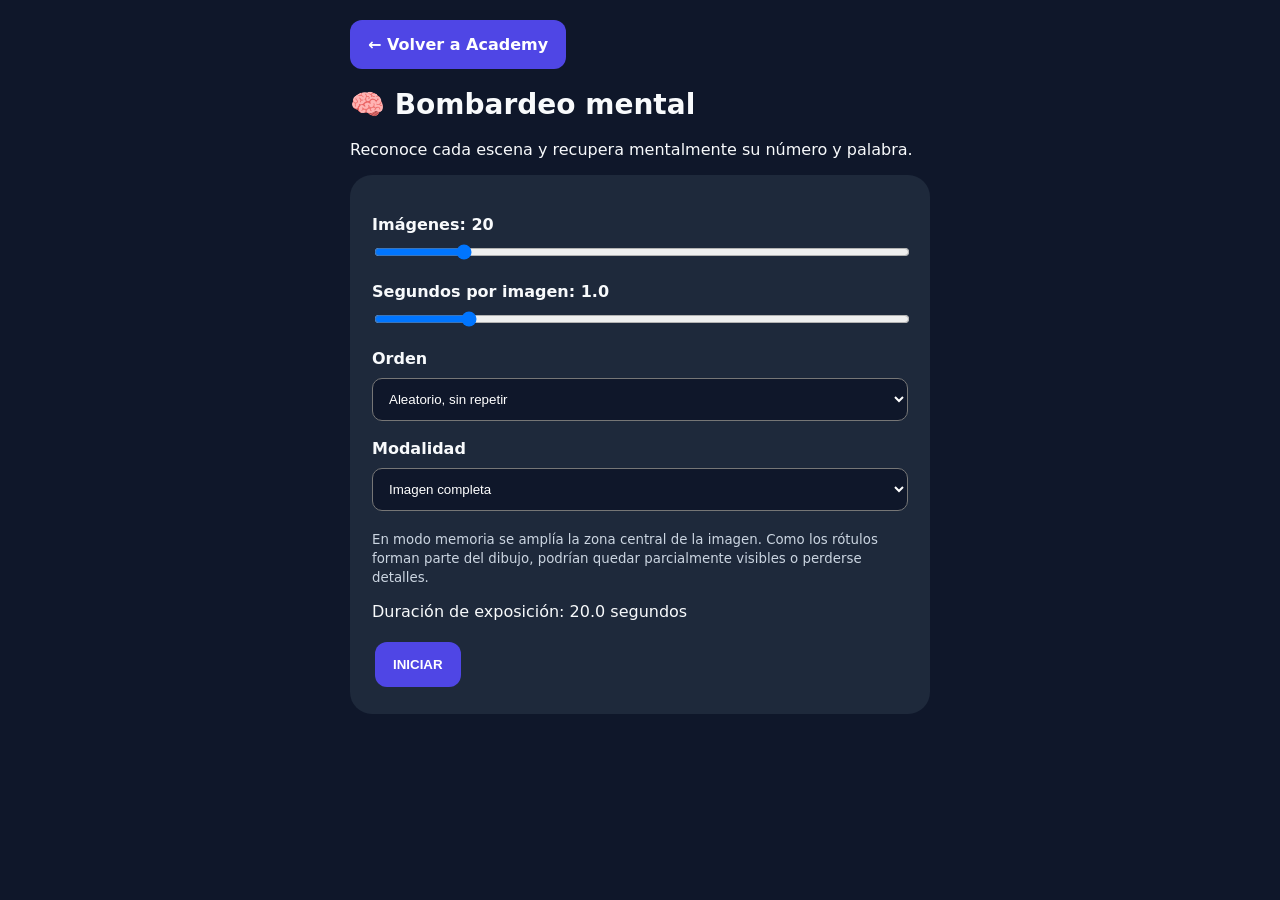
<file: bombardeo.html>
<!doctype html><html lang="es"><head><meta charset="utf-8"><meta name="viewport" content="width=device-width,initial-scale=1"><title>Bombardeo mental · Bohemio Academy</title><style>body{margin:0;background:#0f172a;color:#f8fafc;font:16px system-ui,sans-serif}main{max-width:580px;margin:auto;padding:20px}h1{font-size:28px}section{background:#1e293b;padding:22px;border-radius:22px}label{display:block;margin:18px 0;font-weight:700}input[type=range],select{width:100%;margin-top:10px}select{padding:12px;background:#0f172a;color:white;border-radius:10px}button,.back{display:inline-block;border:0;border-radius:12px;background:#4f46e5;color:white;padding:15px 18px;font-weight:800;cursor:pointer;text-decoration:none}button{margin:5px 3px}#stage{display:none;text-align:center}#frame{aspect-ratio:1;max-width:460px;margin:16px auto;overflow:hidden;border-radius:24px;background:#020617}#picture{width:100%;height:100%;object-fit:cover}#picture.crop{transform:scale(1.28)}small{color:#cbd5e1}a{color:#c4b5fd}</style></head><body><main><a class="back" href="./">← Volver a Academy</a><h1>🧠 Bombardeo mental</h1><p>Reconoce cada escena y recupera mentalmente su número y palabra.</p><section id="setup"><label>Imágenes: <output id="countValue">20</output><input id="count" type="range" min="5" max="100" step="5" value="20"></label><label>Segundos por imagen: <output id="speedValue">1.0</output><input id="speed" type="range" min="0.2" max="5" step="0.1" value="1"></label><label>Orden<select id="order"><option value="random">Aleatorio, sin repetir</option><option value="sequential">Secuencial 00–99</option></select></label><label>Modalidad<select id="mode"><option value="full">Imagen completa</option><option value="memory">Memoria: recorte de rótulos</option></select></label><small>En modo memoria se amplía la zona central de la imagen. Como los rótulos forman parte del dibujo, podrían quedar parcialmente visibles o perderse detalles.</small><p id="duration"></p><button id="start">INICIAR</button></section><section id="stage"><strong id="progress" aria-live="polite"></strong><div id="frame"><img id="picture" alt="Escena del casillero mental"></div><div id="controls"><button id="pause">PAUSAR</button><button id="stop">FINALIZAR</button></div></section></main><script>const $=id=>document.getElementById(id);let seq=[],index=0,timer=null,running=false;function refresh(){ $('countValue').textContent=$('count').value;$('speedValue').textContent=Number($('speed').value).toFixed(1);$('duration').textContent='Duración de exposición: '+(Number($('count').value)*Number($('speed').value)).toFixed(1)+' segundos'}['count','speed'].forEach(id=>$(id).addEventListener('input',refresh));refresh();function show(){if(index>=seq.length){finish(true);return}$('progress').textContent='Imagen '+(index+1)+' de '+seq.length;$('picture').src='images/'+String(seq[index]).padStart(2,'0')+'.webp';$('picture').className=$('mode').value==='memory'?'crop':'';if(running)timer=setTimeout(()=>{index++;show()},Number($('speed').value)*1000)}function finish(done){clearTimeout(timer);running=false;$('pause').textContent='PAUSAR';if(done){$('progress').textContent='Sesión completada: '+seq.length+' imágenes';$('frame').style.display='none';$('pause').style.display='none';$('stop').textContent='NUEVA SESIÓN'}else{$('stage').style.display='none';$('setup').style.display='block';$('frame').style.display='block';$('pause').style.display='inline-block';$('stop').textContent='FINALIZAR'}}$('start').onclick=()=>{seq=Array.from({length:100},(_,i)=>i);if($('order').value==='random')for(let i=99;i>0;i--){const j=Math.floor(Math.random()*(i+1));[seq[i],seq[j]]=[seq[j],seq[i]]}seq=seq.slice(0,Number($('count').value));index=0;running=true;$('setup').style.display='none';$('stage').style.display='block';$('frame').style.display='block';$('pause').style.display='inline-block';$('stop').textContent='FINALIZAR';show()};$('pause').onclick=()=>{if(running){clearTimeout(timer);running=false;$('pause').textContent='CONTINUAR'}else{running=true;$('pause').textContent='PAUSAR';show()}};$('stop').onclick=()=>finish(false);document.addEventListener('visibilitychange',()=>{if(document.hidden&&running){clearTimeout(timer);running=false;$('pause').textContent='CONTINUAR'}});</script></body></html>
</file>
